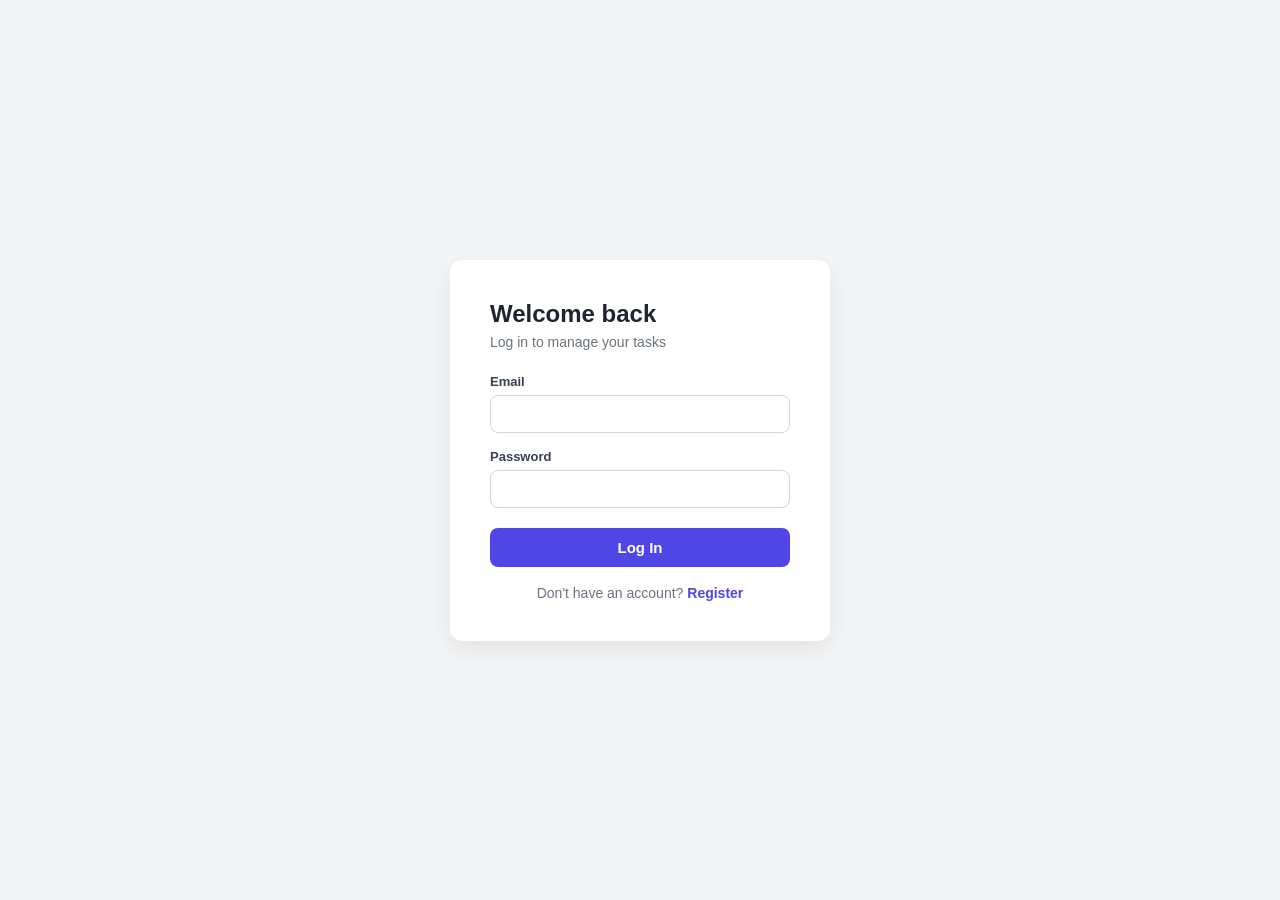
<file: web/index.html>
<!DOCTYPE html>
<html lang="en">
<head>
<meta charset="UTF-8" />
<title>Todo App</title>
</head>
<body>
<script src="api.js"></script>
<script>
  window.location.href = getToken() ? "dashboard.html" : "login.html";
</script>
</body>
</html>
</file>
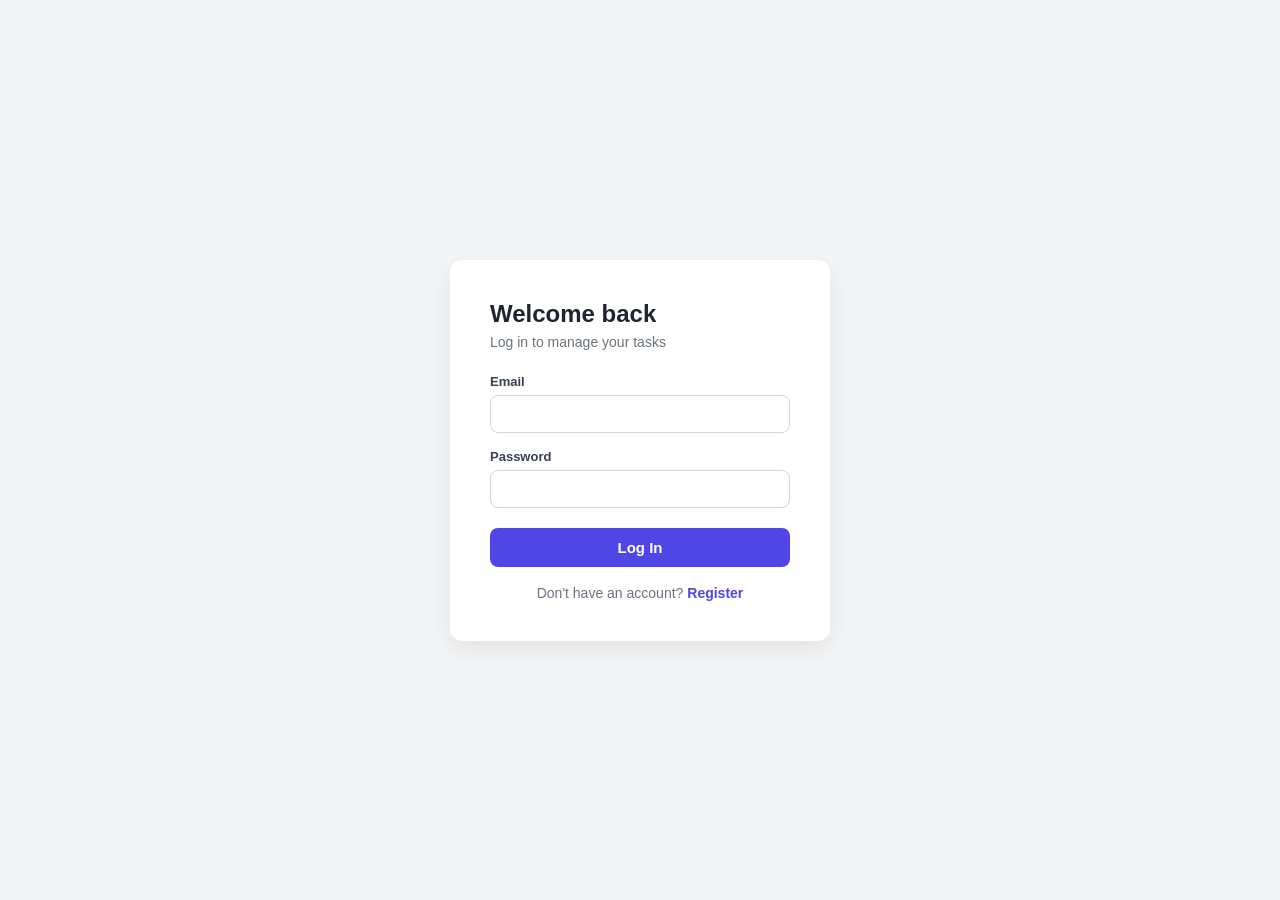
<file: web/dashboard.html>
<!DOCTYPE html>
<html lang="en">
<head>
<meta charset="UTF-8" />
<title>My Tasks — Todo App</title>
<link rel="stylesheet" href="style.css" />
</head>
<body>

<div class="topbar">
  <h2>My Tasks</h2>
  <div class="user-info">
    <span id="userEmailDisplay"></span>
    <button class="logout-btn" id="logoutBtn">Log out</button>
  </div>
</div>

<div class="container">

  <div class="add-task-box">
    <div class="error-msg" id="errorMsg"></div>
    <div class="row">
      <input type="text" id="newTitle" placeholder="Task title..." />
      <button id="addBtn">Add Task</button>
    </div>
    <textarea id="newDesc" placeholder="Description (optional)"></textarea>
  </div>

  <div class="task-list" id="taskList">
    <div class="empty-state">Loading tasks...</div>
  </div>

</div>

<!-- Edit modal -->
<div class="modal-overlay" id="editModal">
  <div class="modal-box">
    <h3>Edit Task</h3>
    <div class="field">
      <label>Title</label>
      <input type="text" id="editTitle" />
    </div>
    <div class="field">
      <label>Description</label>
      <textarea id="editDesc" style="width:100%; padding:10px 12px; border:1px solid #d1d5db; border-radius:8px; min-height:60px;"></textarea>
    </div>
    <div class="modal-actions">
      <button class="cancel-btn" id="cancelEditBtn">Cancel</button>
      <button class="save-btn" id="saveEditBtn">Save</button>
    </div>
  </div>
</div>

<script src="api.js"></script>
<script>
  requireAuth();

  const taskList = document.getElementById("taskList");
  const errorMsg = document.getElementById("errorMsg");
  let editingTodoId = null;

  document.getElementById("userEmailDisplay").textContent = localStorage.getItem("userEmail") || "";

  document.getElementById("logoutBtn").addEventListener("click", () => {
    clearToken();
    window.location.href = "login.html";
  });

  function showError(message) {
    errorMsg.textContent = message;
    errorMsg.classList.add("show");
    setTimeout(() => errorMsg.classList.remove("show"), 4000);
  }

  function renderTasks(todos) {
    if (!todos || todos.length === 0) {
      taskList.innerHTML = '<div class="empty-state">No tasks yet. Add one above.</div>';
      return;
    }

    taskList.innerHTML = "";
    todos.forEach((todo) => {
      const item = document.createElement("div");
      item.className = "task-item" + (todo.completed ? " completed" : "");
      item.innerHTML = `
        <input type="checkbox" ${todo.completed ? "checked" : ""} data-id="${todo.id}" class="toggle-check" />
        <div class="task-content">
          <div class="task-title">${escapeHtml(todo.title)}</div>
          <div class="task-desc">${escapeHtml(todo.description || "")}</div>
        </div>
        <div class="task-actions">
          <button class="edit-btn" data-id="${todo.id}" data-title="${escapeHtml(todo.title)}" data-desc="${escapeHtml(todo.description || "")}">Edit</button>
          <button class="delete-btn" data-id="${todo.id}">Delete</button>
        </div>
      `;
      taskList.appendChild(item);
    });

    document.querySelectorAll(".toggle-check").forEach((cb) => {
      cb.addEventListener("change", (e) => toggleComplete(e.target.dataset.id, e.target.checked));
    });
    document.querySelectorAll(".edit-btn").forEach((btn) => {
      btn.addEventListener("click", (e) => openEditModal(
        e.target.dataset.id,
        e.target.dataset.title,
        e.target.dataset.desc
      ));
    });
    document.querySelectorAll(".delete-btn").forEach((btn) => {
      btn.addEventListener("click", (e) => deleteTask(e.target.dataset.id));
    });
  }

  function escapeHtml(str) {
    const div = document.createElement("div");
    div.textContent = str;
    return div.innerHTML;
  }

  async function loadTasks() {
    try {
      const todos = await apiRequest("/todos", "GET");
      renderTasks(todos);
    } catch (err) {
      showError(err.message);
      taskList.innerHTML = '<div class="empty-state">Could not load tasks.</div>';
    }
  }

  document.getElementById("addBtn").addEventListener("click", async () => {
    const title = document.getElementById("newTitle").value.trim();
    const description = document.getElementById("newDesc").value.trim();

    if (!title) {
      showError("Title is required");
      return;
    }

    try {
      await apiRequest("/todos", "POST", { title, description, completed: false });
      document.getElementById("newTitle").value = "";
      document.getElementById("newDesc").value = "";
      loadTasks();
    } catch (err) {
      showError(err.message);
    }
  });

  async function toggleComplete(id, completed) {
    try {
      // fetch current values first, since PUT expects title/description too
      const current = await apiRequest("/todos/" + id, "GET");
      await apiRequest("/todos/" + id, "PUT", {
        title: current.title,
        description: current.description,
        completed: completed,
      });
      loadTasks();
    } catch (err) {
      showError(err.message);
      loadTasks();
    }
  }

  async function deleteTask(id) {
    if (!confirm("Delete this task?")) return;
    try {
      await apiRequest("/todos/" + id, "DELETE");
      loadTasks();
    } catch (err) {
      showError(err.message);
    }
  }

  function openEditModal(id, title, desc) {
    editingTodoId = id;
    document.getElementById("editTitle").value = title;
    document.getElementById("editDesc").value = desc;
    document.getElementById("editModal").classList.add("show");
  }

  document.getElementById("cancelEditBtn").addEventListener("click", () => {
    document.getElementById("editModal").classList.remove("show");
    editingTodoId = null;
  });

  document.getElementById("saveEditBtn").addEventListener("click", async () => {
    const title = document.getElementById("editTitle").value.trim();
    const description = document.getElementById("editDesc").value.trim();

    if (!title) {
      showError("Title is required");
      return;
    }

    try {
      const current = await apiRequest("/todos/" + editingTodoId, "GET");
      await apiRequest("/todos/" + editingTodoId, "PUT", {
        title,
        description,
        completed: current.completed,
      });
      document.getElementById("editModal").classList.remove("show");
      editingTodoId = null;
      loadTasks();
    } catch (err) {
      showError(err.message);
    }
  });

  loadTasks();
</script>

</body>
</html>
</file>
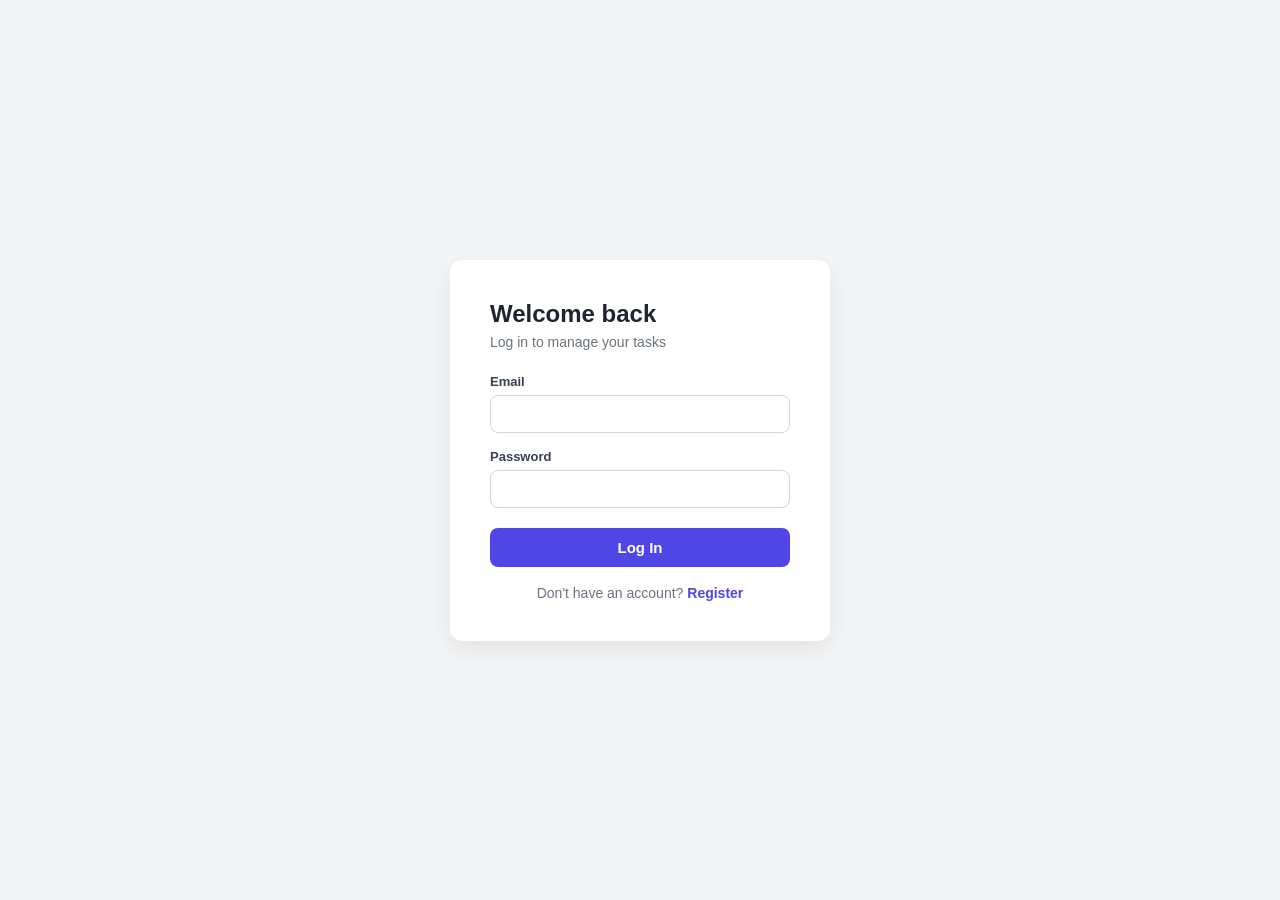
<file: web/login.html>
<!DOCTYPE html>
<html lang="en">
<head>
<meta charset="UTF-8" />
<title>Login — Todo App</title>
<link rel="stylesheet" href="style.css" />
</head>
<body>

<div class="auth-wrapper">
  <div class="auth-card">
    <h1>Welcome back</h1>
    <p class="subtitle">Log in to manage your tasks</p>

    <div class="error-msg" id="errorMsg"></div>

    <form id="loginForm">
      <div class="field">
        <label>Email</label>
        <input type="email" id="email" required />
      </div>
      <div class="field">
        <label>Password</label>
        <input type="password" id="password" required />
      </div>
      <button type="submit" class="primary-btn">Log In</button>
    </form>

    <p class="switch-link">Don't have an account? <a href="register.html">Register</a></p>
  </div>
</div>

<script src="api.js"></script>
<script>
  document.getElementById("loginForm").addEventListener("submit", async (e) => {
    e.preventDefault();
    const errorMsg = document.getElementById("errorMsg");
    errorMsg.classList.remove("show");

    const email = document.getElementById("email").value;
    const password = document.getElementById("password").value;

    try {
      const data = await apiRequest("/auth/login", "POST", { email, password });
      setToken(data.token);
      localStorage.setItem("userEmail", email);
      window.location.href = "dashboard.html";
    } catch (err) {
      errorMsg.textContent = err.message;
      errorMsg.classList.add("show");
    }
  });
</script>

</body>
</html>
</file>
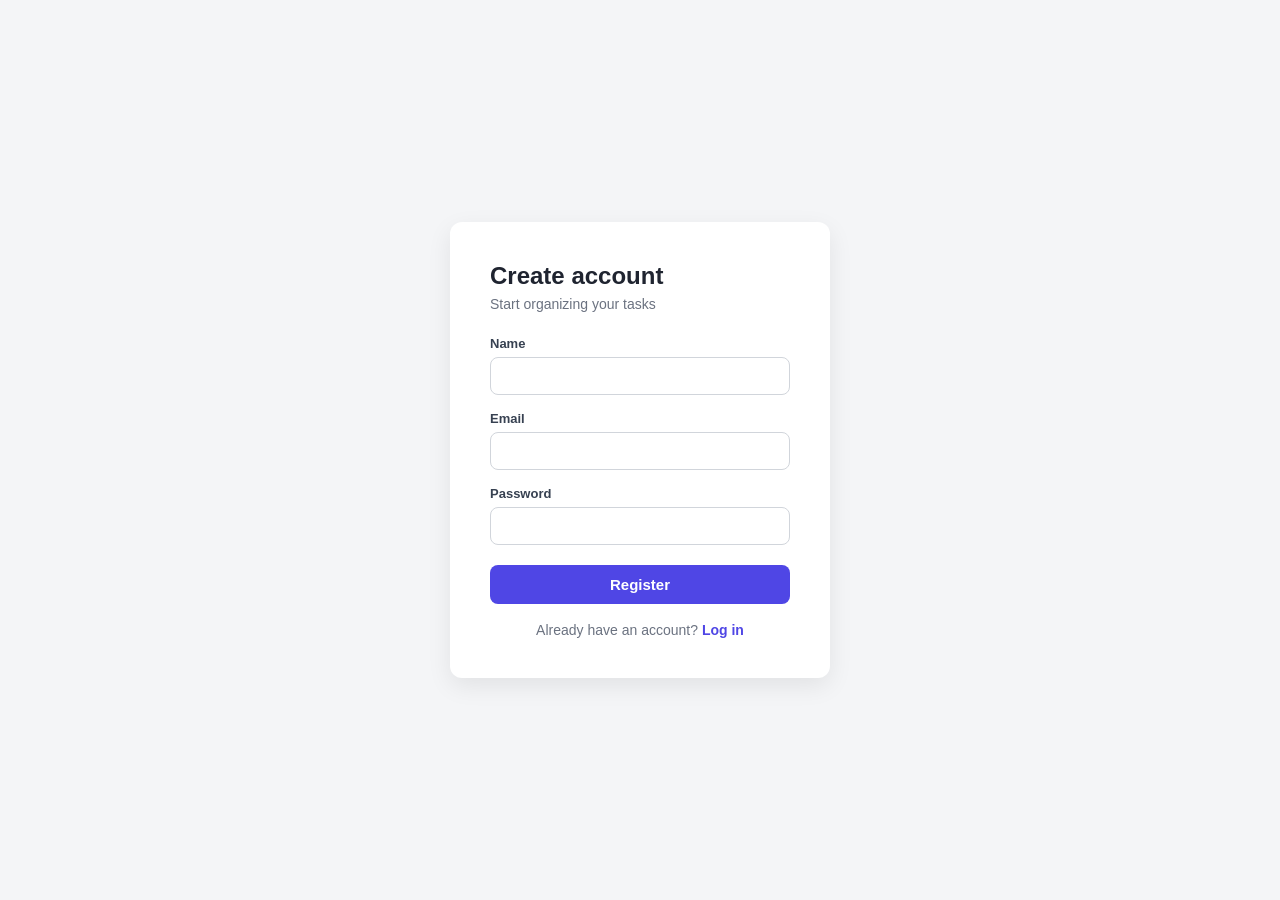
<file: web/register.html>
<!DOCTYPE html>
<html lang="en">
<head>
<meta charset="UTF-8" />
<title>Register — Todo App</title>
<link rel="stylesheet" href="style.css" />
</head>
<body>

<div class="auth-wrapper">
  <div class="auth-card">
    <h1>Create account</h1>
    <p class="subtitle">Start organizing your tasks</p>

    <div class="error-msg" id="errorMsg"></div>

    <form id="registerForm">
      <div class="field">
        <label>Name</label>
        <input type="text" id="name" required />
      </div>
      <div class="field">
        <label>Email</label>
        <input type="email" id="email" required />
      </div>
      <div class="field">
        <label>Password</label>
        <input type="password" id="password" minlength="6" required />
      </div>
      <button type="submit" class="primary-btn">Register</button>
    </form>

    <p class="switch-link">Already have an account? <a href="login.html">Log in</a></p>
  </div>
</div>

<script src="api.js"></script>
<script>
  document.getElementById("registerForm").addEventListener("submit", async (e) => {
    e.preventDefault();
    const errorMsg = document.getElementById("errorMsg");
    errorMsg.classList.remove("show");

    const name = document.getElementById("name").value;
    const email = document.getElementById("email").value;
    const password = document.getElementById("password").value;

    try {
      await apiRequest("/auth/register", "POST", { name, email, password });
      // auto-login right after registering
      const data = await apiRequest("/auth/login", "POST", { email, password });
      setToken(data.token);
      localStorage.setItem("userEmail", email);
      window.location.href = "dashboard.html";
    } catch (err) {
      errorMsg.textContent = err.message;
      errorMsg.classList.add("show");
    }
  });
</script>

</body>
</html>
</file>
<file: web/style.css>
* {
  box-sizing: border-box;
  margin: 0;
  padding: 0;
  font-family: 'Segoe UI', Arial, sans-serif;
}

body {
  background: #f4f5f7;
  color: #1f2430;
  min-height: 100vh;
}

/* ---------- Auth pages (login/register) ---------- */
.auth-wrapper {
  min-height: 100vh;
  display: flex;
  align-items: center;
  justify-content: center;
  padding: 20px;
}

.auth-card {
  background: #fff;
  padding: 40px;
  border-radius: 12px;
  box-shadow: 0 8px 24px rgba(0,0,0,0.08);
  width: 100%;
  max-width: 380px;
}

.auth-card h1 {
  font-size: 24px;
  margin-bottom: 6px;
}

.auth-card p.subtitle {
  color: #6b7280;
  margin-bottom: 24px;
  font-size: 14px;
}

.field {
  margin-bottom: 16px;
}

.field label {
  display: block;
  font-size: 13px;
  font-weight: 600;
  margin-bottom: 6px;
  color: #374151;
}

.field input {
  width: 100%;
  padding: 10px 12px;
  border: 1px solid #d1d5db;
  border-radius: 8px;
  font-size: 14px;
}

.field input:focus {
  outline: none;
  border-color: #4f46e5;
}

button.primary-btn {
  width: 100%;
  background: #4f46e5;
  color: #fff;
  border: none;
  padding: 11px;
  border-radius: 8px;
  font-size: 15px;
  font-weight: 600;
  cursor: pointer;
  margin-top: 4px;
}

button.primary-btn:hover {
  background: #4338ca;
}

.switch-link {
  text-align: center;
  margin-top: 18px;
  font-size: 14px;
  color: #6b7280;
}

.switch-link a {
  color: #4f46e5;
  text-decoration: none;
  font-weight: 600;
}

.error-msg {
  background: #fef2f2;
  color: #b91c1c;
  padding: 10px 12px;
  border-radius: 8px;
  font-size: 13px;
  margin-bottom: 16px;
  display: none;
}

.error-msg.show {
  display: block;
}

/* ---------- Dashboard ---------- */
.topbar {
  background: #fff;
  border-bottom: 1px solid #e5e7eb;
  padding: 16px 32px;
  display: flex;
  justify-content: space-between;
  align-items: center;
}

.topbar h2 {
  font-size: 18px;
}

.topbar .user-info {
  display: flex;
  align-items: center;
  gap: 16px;
  font-size: 14px;
  color: #6b7280;
}

.logout-btn {
  background: none;
  border: 1px solid #d1d5db;
  padding: 7px 14px;
  border-radius: 6px;
  cursor: pointer;
  font-size: 13px;
  color: #374151;
}

.logout-btn:hover {
  background: #f3f4f6;
}

.container {
  max-width: 720px;
  margin: 32px auto;
  padding: 0 20px;
}

.add-task-box {
  background: #fff;
  border-radius: 10px;
  padding: 16px;
  box-shadow: 0 2px 8px rgba(0,0,0,0.05);
  margin-bottom: 24px;
}

.add-task-box .row {
  display: flex;
  gap: 10px;
}

.add-task-box input[type="text"] {
  flex: 1;
  padding: 10px 12px;
  border: 1px solid #d1d5db;
  border-radius: 8px;
  font-size: 14px;
}

.add-task-box textarea {
  width: 100%;
  margin-top: 10px;
  padding: 10px 12px;
  border: 1px solid #d1d5db;
  border-radius: 8px;
  font-size: 14px;
  resize: vertical;
  min-height: 50px;
}

.add-task-box button {
  background: #4f46e5;
  color: #fff;
  border: none;
  padding: 0 20px;
  border-radius: 8px;
  font-weight: 600;
  cursor: pointer;
}

.add-task-box button:hover {
  background: #4338ca;
}

.task-list {
  display: flex;
  flex-direction: column;
  gap: 10px;
}

.task-item {
  background: #fff;
  border-radius: 10px;
  padding: 14px 16px;
  box-shadow: 0 2px 8px rgba(0,0,0,0.05);
  display: flex;
  align-items: flex-start;
  gap: 12px;
}

.task-item.completed .task-title {
  text-decoration: line-through;
  color: #9ca3af;
}

.task-item input[type="checkbox"] {
  width: 18px;
  height: 18px;
  margin-top: 3px;
  cursor: pointer;
  accent-color: #4f46e5;
}

.task-content {
  flex: 1;
}

.task-title {
  font-weight: 600;
  font-size: 15px;
  margin-bottom: 4px;
}

.task-desc {
  font-size: 13px;
  color: #6b7280;
}

.task-actions {
  display: flex;
  gap: 8px;
}

.task-actions button {
  background: none;
  border: none;
  cursor: pointer;
  font-size: 13px;
  padding: 4px 8px;
  border-radius: 6px;
  color: #6b7280;
}

.task-actions button:hover {
  background: #f3f4f6;
}

.task-actions button.delete-btn:hover {
  background: #fef2f2;
  color: #b91c1c;
}

.empty-state {
  text-align: center;
  color: #9ca3af;
  padding: 40px 0;
  font-size: 14px;
}

/* ---------- Edit modal ---------- */
.modal-overlay {
  display: none;
  position: fixed;
  inset: 0;
  background: rgba(0,0,0,0.4);
  align-items: center;
  justify-content: center;
  z-index: 10;
}

.modal-overlay.show {
  display: flex;
}

.modal-box {
  background: #fff;
  border-radius: 12px;
  padding: 24px;
  width: 100%;
  max-width: 400px;
}

.modal-box h3 {
  margin-bottom: 16px;
}

.modal-actions {
  display: flex;
  gap: 10px;
  margin-top: 16px;
}

.modal-actions button {
  flex: 1;
  padding: 10px;
  border-radius: 8px;
  border: none;
  cursor: pointer;
  font-weight: 600;
}

.modal-actions .save-btn {
  background: #4f46e5;
  color: #fff;
}

.modal-actions .cancel-btn {
  background: #f3f4f6;
  color: #374151;
}
</file>
